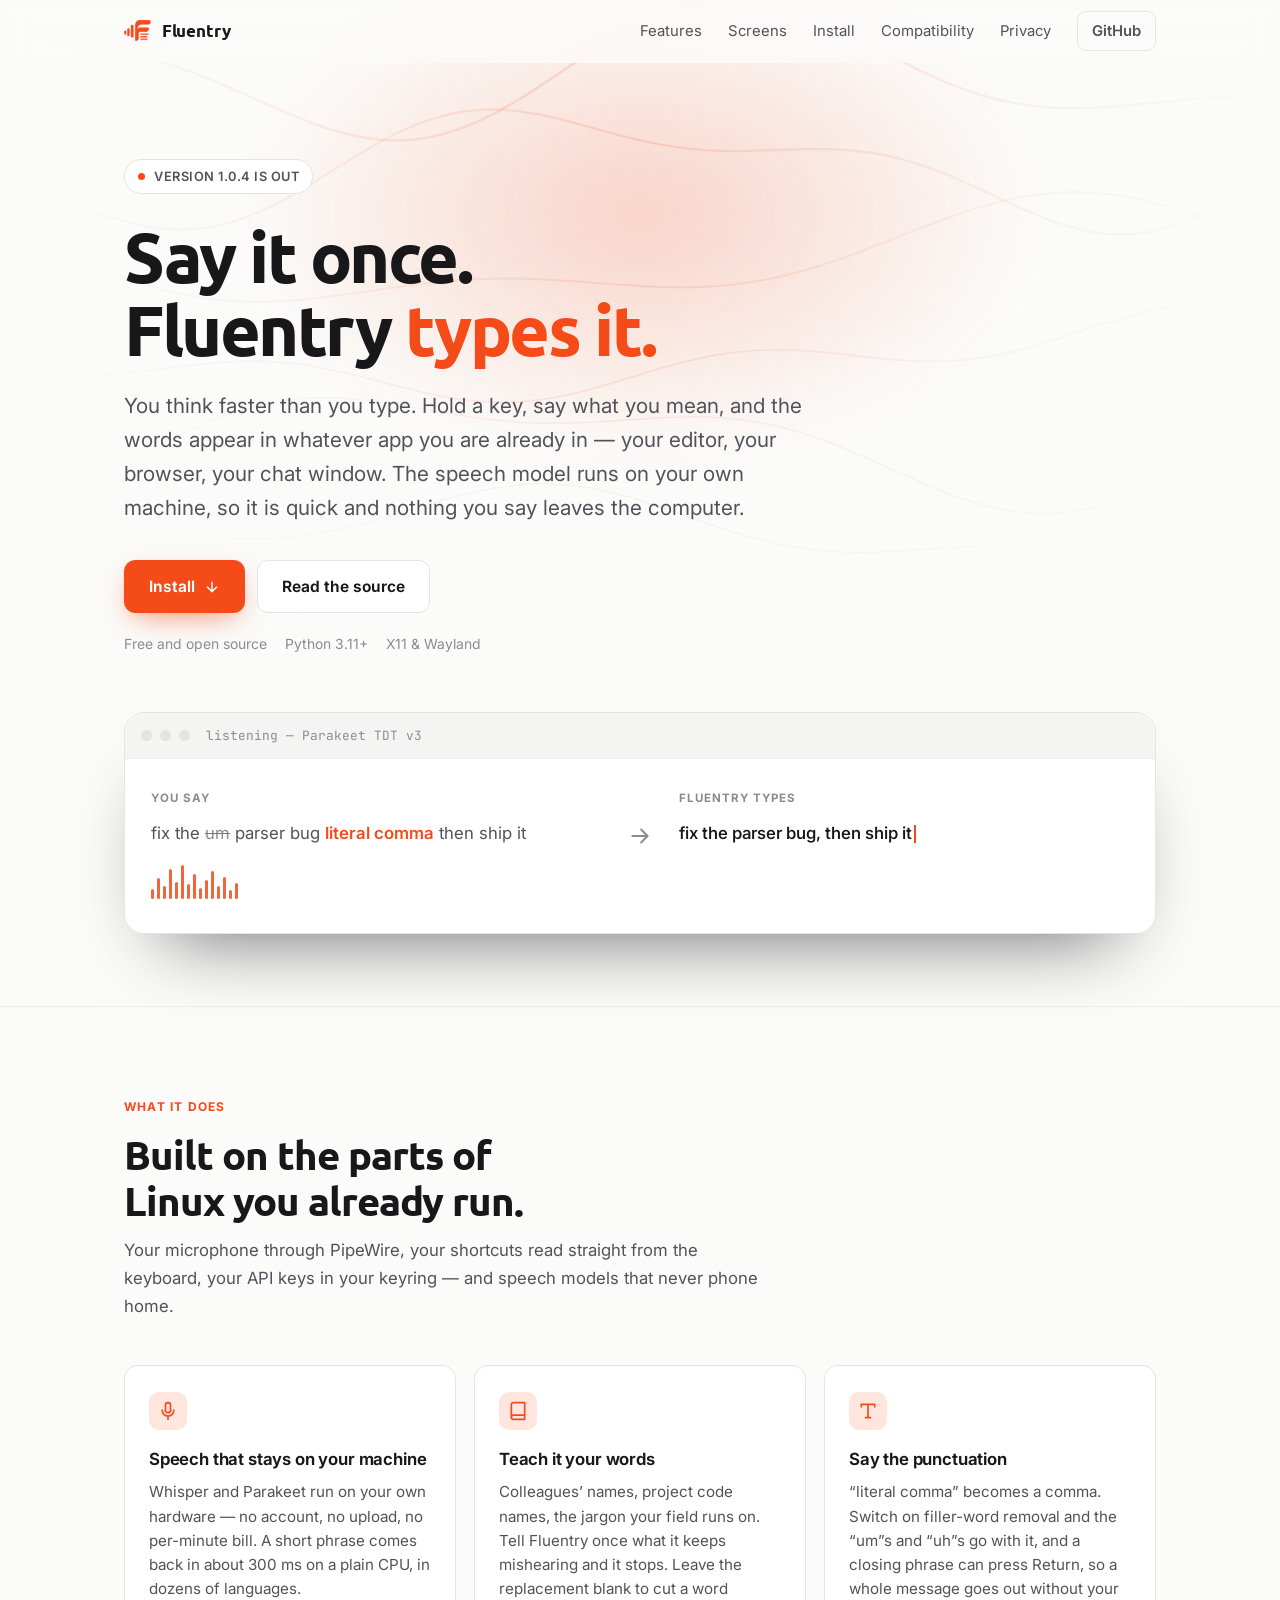
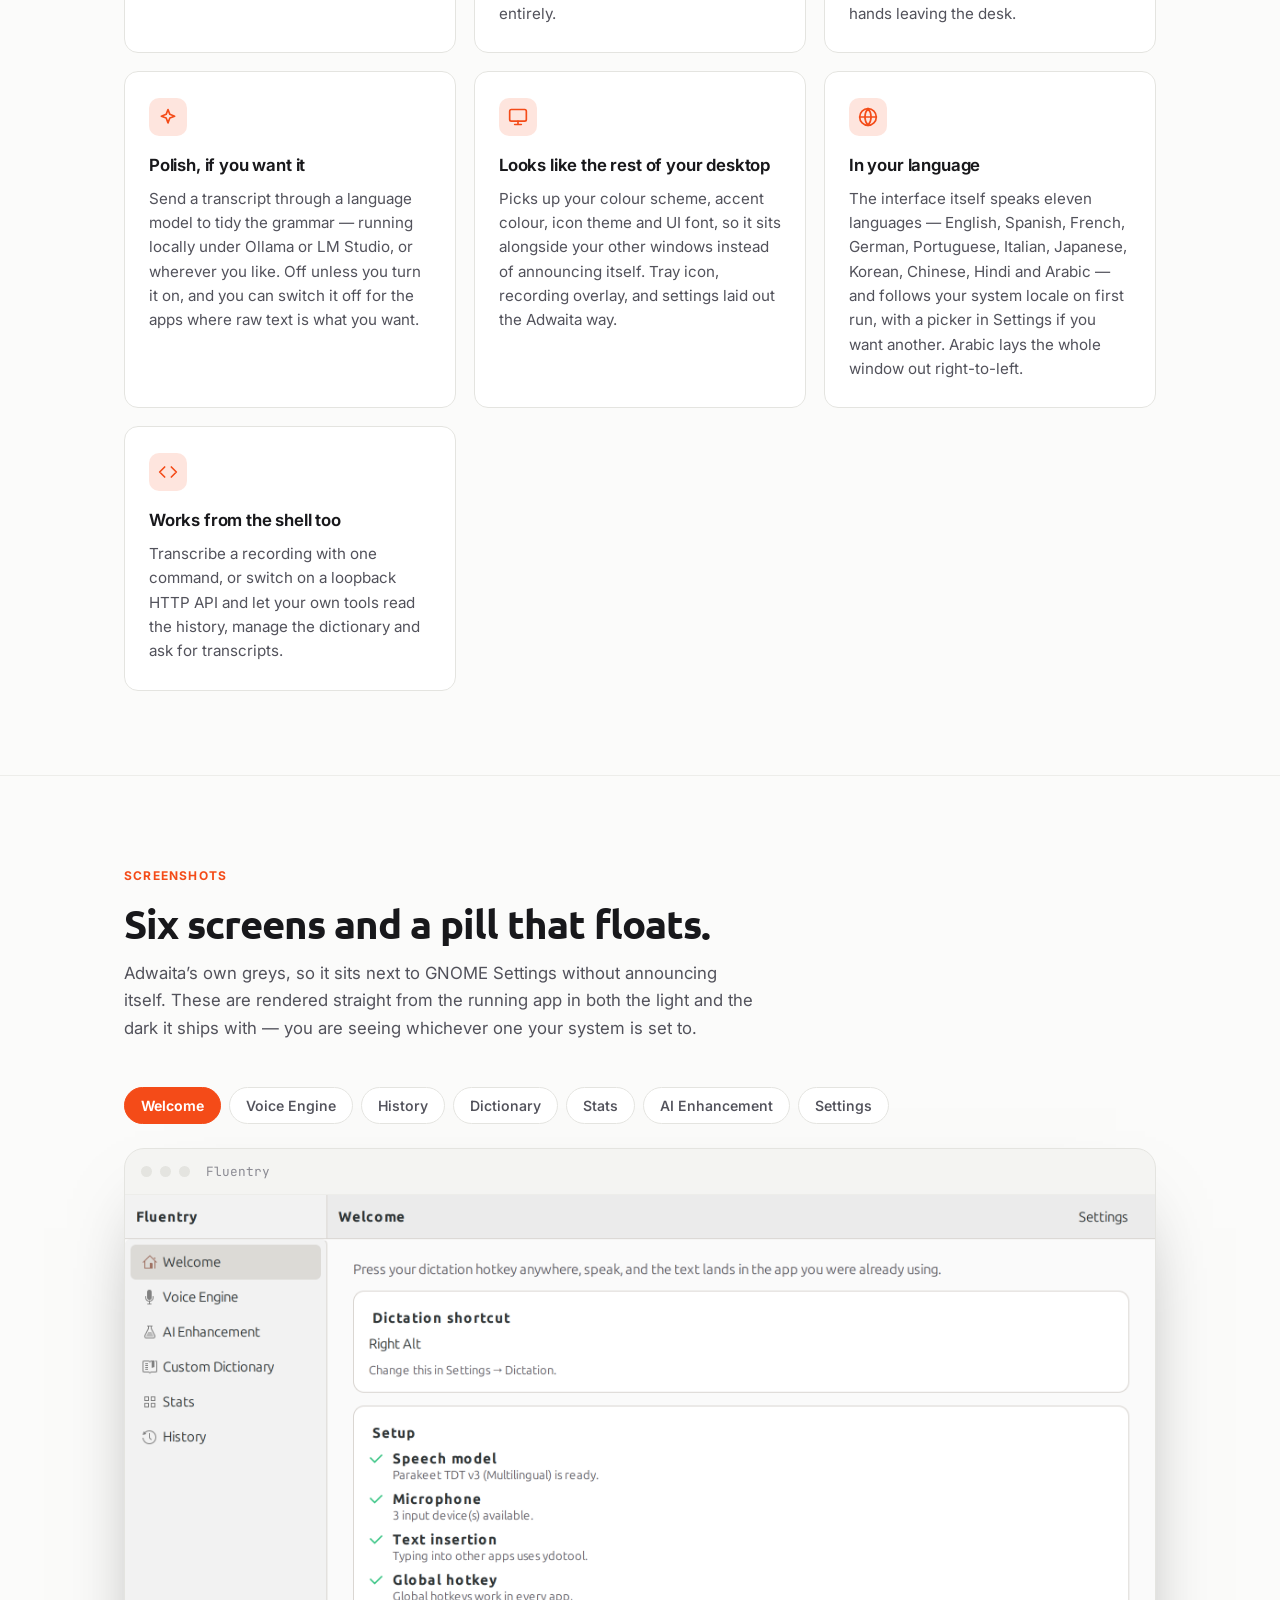
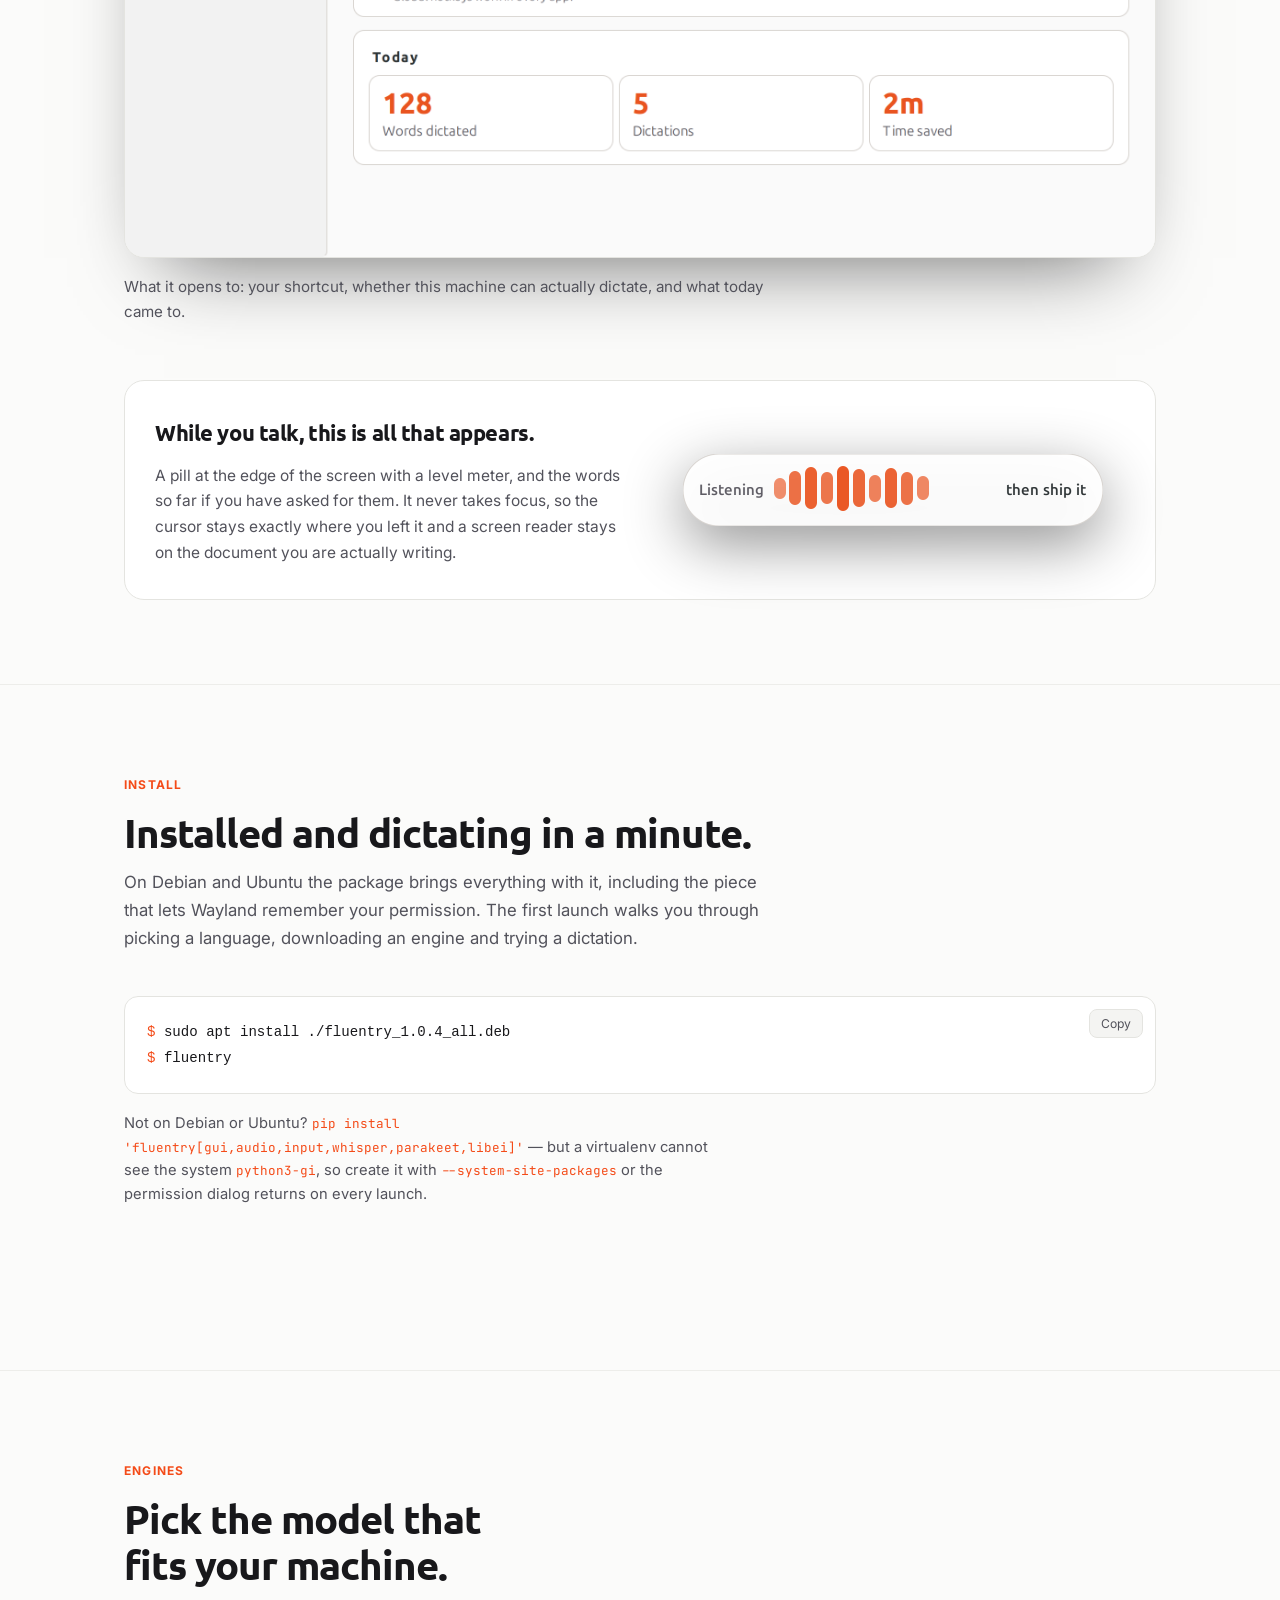
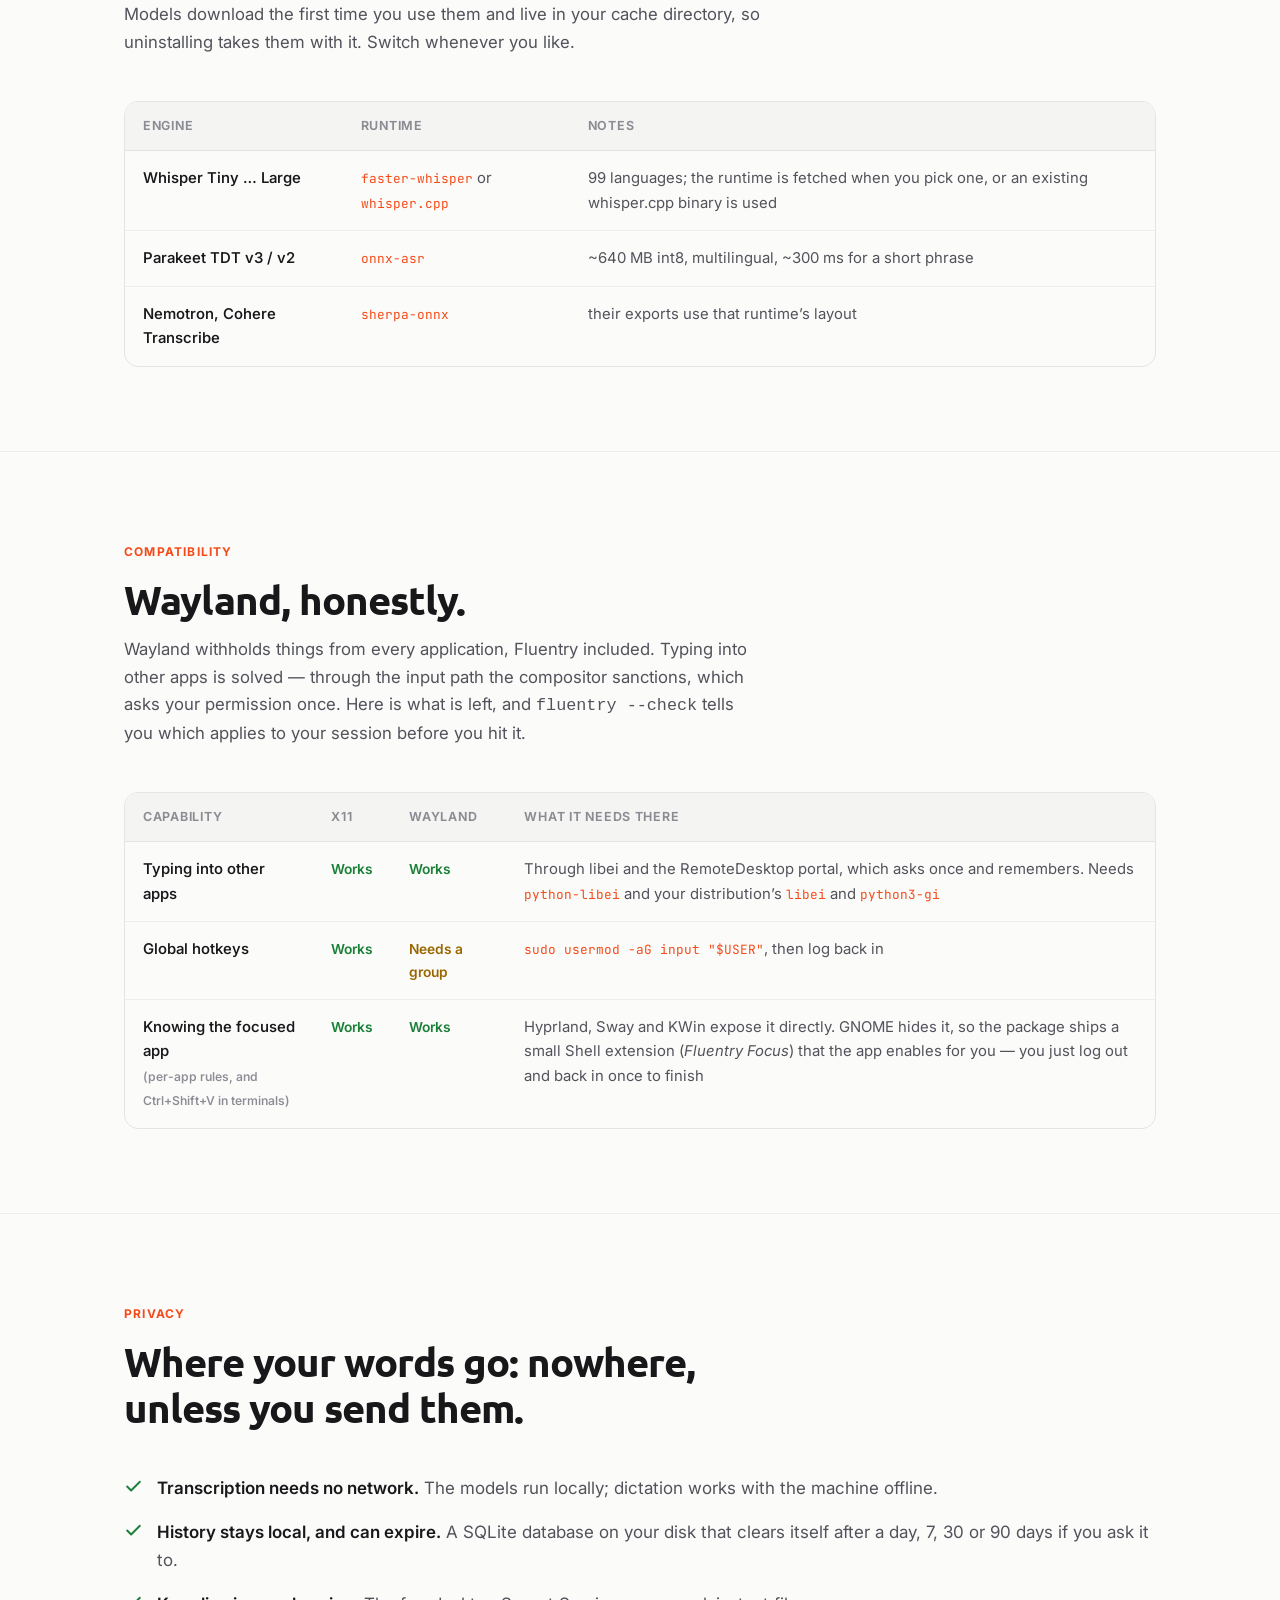
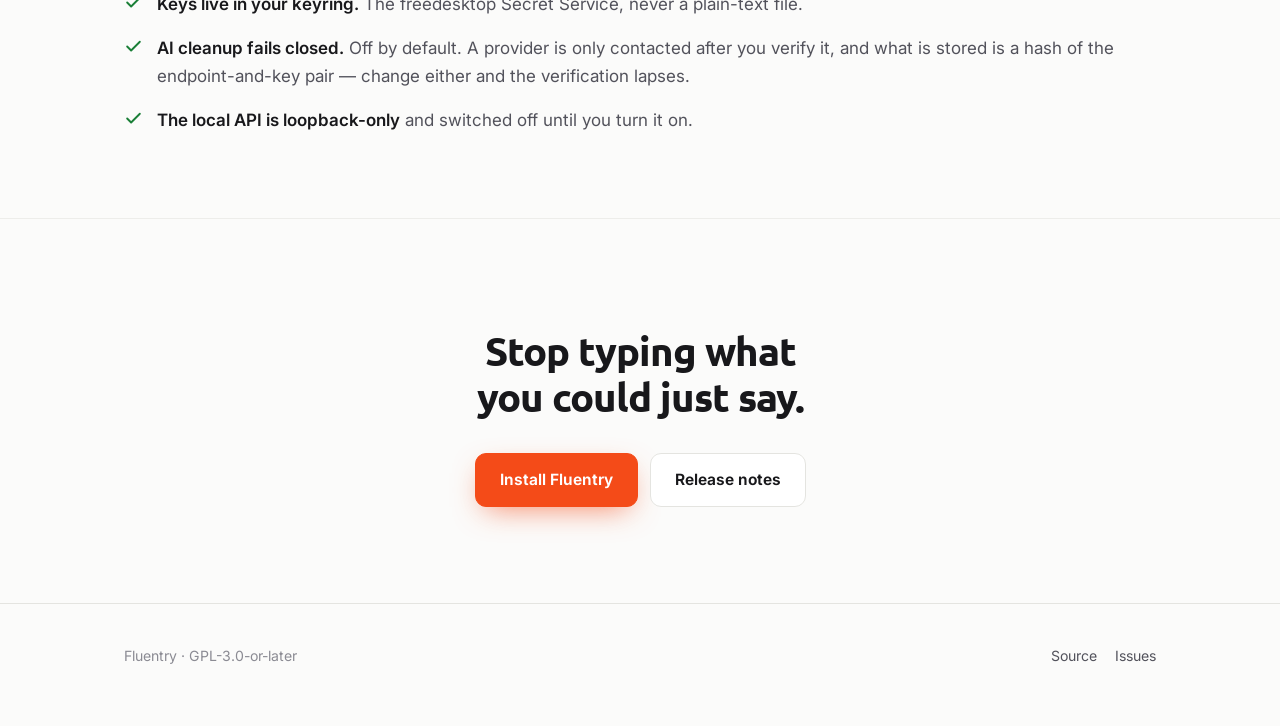
<file: site/index.html>
<!doctype html>
<html lang="en">
<head>
<meta charset="utf-8">
<meta name="viewport" content="width=device-width, initial-scale=1">
<title>Fluentry — dictation for Linux</title>
<meta name="description" content="You think faster than you type. Hold a key, say it, and Fluentry types the words into whatever app you are using — with the speech model running on your own machine.">
<meta property="og:title" content="Fluentry — dictation for Linux">
<meta property="og:description" content="You think faster than you type. Hold a key, say it, and Fluentry types the words — with the speech model running on your own machine.">
<meta property="og:url" content="https://fluentry.github.io">
<meta property="og:type" content="website">
<meta name="theme-color" content="#e95420">
<link rel="icon" type="image/png" href="icon.png">
<link rel="apple-touch-icon" href="apple-touch-icon.png">
<meta property="og:image" content="https://fluentry.github.io/social.png">
<meta name="twitter:card" content="summary_large_image">
<link rel="preconnect" href="https://fonts.googleapis.com">
<link rel="preconnect" href="https://fonts.gstatic.com" crossorigin>
<link href="https://fonts.googleapis.com/css2?family=Inter:wght@400;500;600;700&family=Ubuntu:wght@500;700&family=JetBrains+Mono:wght@400&display=swap" rel="stylesheet">
<link rel="stylesheet" href="style.css">
</head>
<body>
<canvas id="fx" aria-hidden="true"></canvas>

<a class="skip" href="#main">Skip to content</a>

<header class="topbar" id="topbar">
  <div class="wrap">
    <a class="brand" href="#">
      <img src="logo-mark.png" alt="" width="28" height="21" class="brand-mark">
      Fluentry
    </a>
    <nav class="topnav" aria-label="Main">
      <a href="#features" class="hide-sm">Features</a>
      <a href="#screens" class="hide-sm">Screens</a>
      <a href="#install" class="hide-sm">Install</a>
      <a href="#compat" class="hide-sm">Compatibility</a>
      <a href="#privacy" class="hide-sm">Privacy</a>
      <a class="ghost" href="https://github.com/Fluentry/Fluentry">GitHub</a>
    </nav>
  </div>
</header>

<main id="main">

<section class="hero">
  <div class="wrap">
    <a class="eyebrow" href="https://github.com/Fluentry/Fluentry/releases">
      <span class="dot"></span> Version 1.0.4 is out
    </a>

    <h1>Say it once.<br>Fluentry <span class="accent">types it.</span></h1>

    <p class="lead">
      You think faster than you type. Hold a key, say what you mean, and the
      words appear in whatever app you are already in — your editor, your
      browser, your chat window. The speech model runs on your own machine,
      so it is quick and nothing you say leaves the computer.
    </p>

    <div class="actions">
      <a class="btn btn-primary" href="#install">
        Install
        <svg width="16" height="16" viewBox="0 0 24 24" fill="none" stroke="currentColor" stroke-width="2.2" stroke-linecap="round" stroke-linejoin="round" aria-hidden="true"><path d="M12 5v14M19 12l-7 7-7-7"/></svg>
      </a>
      <a class="btn" href="https://github.com/Fluentry/Fluentry">Read the source</a>
    </div>

    <p class="hero-meta">
      <span>Free and open source</span><span>Python 3.11+</span><span>X11 &amp; Wayland</span>
    </p>

    <div class="demo" role="img" aria-label="A dictation being cleaned up: the spoken words 'fix the um parser bug literal comma then ship it' become the typed text 'fix the parser bug, then ship it'.">
      <div class="demo-bar">
        <span class="pip"></span><span class="pip"></span><span class="pip"></span>
        <span class="label">listening — Parakeet TDT v3</span>
      </div>
      <div class="demo-body">
        <div class="demo-pane">
          <span class="tag">You say</span>
          <p class="spoken">fix the <span class="filler">um</span> parser bug <span class="cmd">literal comma</span> then ship it</p>
          <div class="wave" aria-hidden="true"></div>
        </div>
        <div class="demo-arrow" aria-hidden="true">
          <svg width="26" height="26" viewBox="0 0 24 24" fill="none" stroke="currentColor" stroke-width="1.8" stroke-linecap="round" stroke-linejoin="round"><path d="M5 12h14M13 6l6 6-6 6"/></svg>
        </div>
        <div class="demo-pane">
          <span class="tag">Fluentry types</span>
          <p class="typed">fix the parser bug, then ship it<span class="caret"></span></p>
        </div>
      </div>
    </div>
  </div>
</section>

<section id="features">
  <div class="wrap">
    <div class="sec-head reveal">
      <span class="kicker">What it does</span>
      <h2>Built on the parts of Linux you already run.</h2>
      <p>Your microphone through PipeWire, your shortcuts read straight from the keyboard, your API keys in your keyring — and speech models that never phone home.</p>
    </div>

    <div class="grid">
      <article class="card reveal">
        <div class="ico"><svg width="20" height="20" viewBox="0 0 24 24" fill="none" stroke="currentColor" stroke-width="2" stroke-linecap="round"><rect x="9" y="2" width="6" height="12" rx="3"/><path d="M5 11a7 7 0 0 0 14 0M12 18v4"/></svg></div>
        <h3>Speech that stays on your machine</h3>
        <p>Whisper and Parakeet run on your own hardware — no account, no upload, no per-minute bill. A short phrase comes back in about 300&nbsp;ms on a plain CPU, in dozens of languages.</p>
      </article>

      <article class="card reveal">
        <div class="ico"><svg width="20" height="20" viewBox="0 0 24 24" fill="none" stroke="currentColor" stroke-width="2" stroke-linecap="round" stroke-linejoin="round"><path d="M4 19.5A2.5 2.5 0 0 1 6.5 17H20M6.5 2H20v20H6.5A2.5 2.5 0 0 1 4 19.5v-15A2.5 2.5 0 0 1 6.5 2z"/></svg></div>
        <h3>Teach it your words</h3>
        <p>Colleagues’ names, project code names, the jargon your field runs on. Tell Fluentry once what it keeps mishearing and it stops. Leave the replacement blank to cut a word entirely.</p>
      </article>

      <article class="card reveal">
        <div class="ico"><svg width="20" height="20" viewBox="0 0 24 24" fill="none" stroke="currentColor" stroke-width="2" stroke-linecap="round" stroke-linejoin="round"><path d="M4 7V4h16v3M9 20h6M12 4v16"/></svg></div>
        <h3>Say the punctuation</h3>
        <p>“literal comma” becomes a comma. Switch on filler-word removal and the “um”s and “uh”s go with it, and a closing phrase can press Return, so a whole message goes out without your hands leaving the desk.</p>
      </article>

      <article class="card reveal">
        <div class="ico"><svg width="20" height="20" viewBox="0 0 24 24" fill="none" stroke="currentColor" stroke-width="2" stroke-linecap="round" stroke-linejoin="round"><path d="M12 3l2.2 5.8L20 11l-5.8 2.2L12 19l-2.2-5.8L4 11l5.8-2.2z"/></svg></div>
        <h3>Polish, if you want it</h3>
        <p>Send a transcript through a language model to tidy the grammar — running locally under Ollama or LM&nbsp;Studio, or wherever you like. Off unless you turn it on, and you can switch it off for the apps where raw text is what you want.</p>
      </article>

      <article class="card reveal">
        <div class="ico"><svg width="20" height="20" viewBox="0 0 24 24" fill="none" stroke="currentColor" stroke-width="2" stroke-linecap="round" stroke-linejoin="round"><rect x="2" y="3" width="20" height="14" rx="2"/><path d="M8 21h8M12 17v4"/></svg></div>
        <h3>Looks like the rest of your desktop</h3>
        <p>Picks up your colour scheme, accent colour, icon theme and UI font, so it sits alongside your other windows instead of announcing itself. Tray icon, recording overlay, and settings laid out the Adwaita way.</p>
      </article>

      <article class="card reveal">
        <div class="ico"><svg width="20" height="20" viewBox="0 0 24 24" fill="none" stroke="currentColor" stroke-width="2" stroke-linecap="round" stroke-linejoin="round"><circle cx="12" cy="12" r="10"/><path d="M2 12h20M12 2a15.3 15.3 0 0 1 0 20M12 2a15.3 15.3 0 0 0 0 20"/></svg></div>
        <h3>In your language</h3>
        <p>The interface itself speaks eleven languages — English, Spanish, French, German, Portuguese, Italian, Japanese, Korean, Chinese, Hindi and Arabic — and follows your system locale on first run, with a picker in Settings if you want another. Arabic lays the whole window out right-to-left.</p>
      </article>

      <article class="card reveal">
        <div class="ico"><svg width="20" height="20" viewBox="0 0 24 24" fill="none" stroke="currentColor" stroke-width="2" stroke-linecap="round" stroke-linejoin="round"><path d="M16 18l6-6-6-6M8 6l-6 6 6 6"/></svg></div>
        <h3>Works from the shell too</h3>
        <p>Transcribe a recording with one command, or switch on a loopback HTTP API and let your own tools read the history, manage the dictionary and ask for transcripts.</p>
      </article>
    </div>
  </div>
</section>

<section id="screens">
  <div class="wrap">
    <div class="sec-head reveal">
      <span class="kicker">Screenshots</span>
      <h2>Six screens and a pill that floats.</h2>
      <p>Adwaita’s own greys, so it sits next to GNOME Settings without announcing itself. These are rendered straight from the running app in both the light and the dark it ships with — you are seeing whichever one your system is set to.</p>
    </div>

    <div class="shots reveal" id="shots">
      <!-- Without scripting every shot simply stacks; the tabs only appear
           once there is something to drive them. -->
      <div class="shot-tabs" role="tablist" aria-label="Screens">
        <button type="button" class="shot-tab" role="tab" id="tab-welcome" aria-controls="panel-welcome" aria-selected="true">Welcome</button>
        <button type="button" class="shot-tab" role="tab" id="tab-engine" aria-controls="panel-engine" aria-selected="false" tabindex="-1">Voice Engine</button>
        <button type="button" class="shot-tab" role="tab" id="tab-history" aria-controls="panel-history" aria-selected="false" tabindex="-1">History</button>
        <button type="button" class="shot-tab" role="tab" id="tab-dictionary" aria-controls="panel-dictionary" aria-selected="false" tabindex="-1">Dictionary</button>
        <button type="button" class="shot-tab" role="tab" id="tab-stats" aria-controls="panel-stats" aria-selected="false" tabindex="-1">Stats</button>
        <button type="button" class="shot-tab" role="tab" id="tab-ai" aria-controls="panel-ai" aria-selected="false" tabindex="-1">AI Enhancement</button>
        <button type="button" class="shot-tab" role="tab" id="tab-settings" aria-controls="panel-settings" aria-selected="false" tabindex="-1">Settings</button>
      </div>

      <figure class="shot" id="panel-welcome" role="tabpanel" aria-labelledby="tab-welcome">
        <div class="shot-frame">
          <div class="shot-bar"><span class="pip"></span><span class="pip"></span><span class="pip"></span><span class="label">Fluentry</span></div>
          <div class="shot-scroll">
          <picture>
            <source media="(prefers-color-scheme: light)" srcset="shots/welcome-light.png">
            <img src="shots/welcome-dark.png" width="1120" height="720" loading="lazy" decoding="async" alt="The Welcome screen: the dictation shortcut set to Right Alt, a Setup list confirming the speech model, microphone, text insertion and global hotkey, and today's counts of words dictated, dictations and time saved.">
          </picture>
          </div>
        </div>
        <figcaption>What it opens to: your shortcut, whether this machine can actually dictate, and what today came to.</figcaption>
      </figure>

      <figure class="shot" id="panel-engine" role="tabpanel" aria-labelledby="tab-engine">
        <div class="shot-frame">
          <div class="shot-bar"><span class="pip"></span><span class="pip"></span><span class="pip"></span><span class="label">Fluentry — Voice Engine</span></div>
          <div class="shot-scroll">
          <picture>
            <source media="(prefers-color-scheme: light)" srcset="shots/voice-engine-light.png">
            <img src="shots/voice-engine-dark.png" width="1120" height="720" loading="lazy" decoding="async" alt="The Voice Engine screen: Parakeet TDT v3 Multilingual selected and already downloaded, spoken language set to Automatic, and a list of microphones in the order they will be tried.">
          </picture>
          </div>
        </div>
        <figcaption>Every engine with its size and whether it is on disk yet. Microphones are tried in the order you put them in, so unplugging one just moves to the next.</figcaption>
      </figure>

      <figure class="shot" id="panel-history" role="tabpanel" aria-labelledby="tab-history">
        <div class="shot-frame">
          <div class="shot-bar"><span class="pip"></span><span class="pip"></span><span class="pip"></span><span class="label">Fluentry — History</span></div>
          <div class="shot-scroll">
          <picture>
            <source media="(prefers-color-scheme: light)" srcset="shots/history-light.png">
            <img src="shots/history-dark.png" width="1120" height="720" loading="lazy" decoding="async" alt="The History screen: a searchable list of past dictations by date, with the selected one shown in full beside the app and window it was typed into, and how long transcription took.">
          </picture>
          </div>
        </div>
        <figcaption>Every dictation, searchable, next to the app it went into and how long the model took. A SQLite file on your own disk, which you can set to clear itself.</figcaption>
      </figure>

      <figure class="shot" id="panel-dictionary" role="tabpanel" aria-labelledby="tab-dictionary">
        <div class="shot-frame">
          <div class="shot-bar"><span class="pip"></span><span class="pip"></span><span class="pip"></span><span class="label">Fluentry — Custom Dictionary</span></div>
          <div class="shot-scroll">
          <picture>
            <source media="(prefers-color-scheme: light)" srcset="shots/dictionary-light.png">
            <img src="shots/dictionary-dark.png" width="1120" height="720" loading="lazy" decoding="async" alt="The Custom Dictionary screen: a two-column table pairing mishearings such as “pipe wire” and “way land” with the corrections PipeWire and Wayland, and a last row whose replacement is left empty.">
          </picture>
          </div>
        </div>
        <figcaption>What the model keeps mishearing, and what to put there instead. Leave the replacement empty, as the last row does, and the word is simply dropped.</figcaption>
      </figure>

      <figure class="shot" id="panel-stats" role="tabpanel" aria-labelledby="tab-stats">
        <div class="shot-frame">
          <div class="shot-bar"><span class="pip"></span><span class="pip"></span><span class="pip"></span><span class="label">Fluentry — Stats</span></div>
          <div class="shot-scroll">
          <picture>
            <source media="(prefers-color-scheme: light)" srcset="shots/stats-light.png">
            <img src="shots/stats-dark.png" width="1120" height="720" loading="lazy" decoding="async" alt="The Stats screen: totals for words, dictations, time saved and day streak, a bar chart of the last thirty days, and details including average words per dictation, busiest hour and the apps dictated into most.">
          </picture>
          </div>
        </div>
        <figcaption>Counted from the history already on your disk. Nothing is uploaded to produce any of it.</figcaption>
      </figure>

      <figure class="shot" id="panel-ai" role="tabpanel" aria-labelledby="tab-ai">
        <div class="shot-frame">
          <div class="shot-bar"><span class="pip"></span><span class="pip"></span><span class="pip"></span><span class="label">Fluentry — AI Enhancement</span></div>
          <div class="shot-scroll">
          <picture>
            <source media="(prefers-color-scheme: light)" srcset="shots/ai-enhancement-light.png">
            <img src="shots/ai-enhancement-dark.png" width="1120" height="720" loading="lazy" decoding="async" alt="The AI Enhancement screen, switched on and pointed at Ollama running on localhost with the model llama3.1:8b, an empty API key field, and the prompt sent with every dictation.">
          </picture>
          </div>
        </div>
        <figcaption>Off until you turn it on. Point it at Ollama on localhost, as here, or at anything else that speaks the same API.</figcaption>
      </figure>

      <figure class="shot" id="panel-settings" role="tabpanel" aria-labelledby="tab-settings">
        <div class="shot-frame">
          <div class="shot-bar"><span class="pip"></span><span class="pip"></span><span class="pip"></span><span class="label">Fluentry — Settings</span></div>
          <div class="shot-scroll">
          <picture>
            <source media="(prefers-color-scheme: light)" srcset="shots/settings-light.png">
            <img src="shots/settings-dark.png" width="1120" height="720" loading="lazy" decoding="async" alt="The Dictation section of Settings: the shortcut recorder showing Right Alt, an activation mode, the text insertion mode, and switches for spoken punctuation, slash commands, filler-word removal and other formatting rules.">
          </picture>
          </div>
        </div>
        <figcaption>Record a new shortcut by pressing it. Everything the text passes through on its way to the keyboard is a switch in here.</figcaption>
      </figure>
    </div>

    <div class="pill-show reveal">
      <div class="pill-copy">
        <h3>While you talk, this is all that appears.</h3>
        <p>A pill at the edge of the screen with a level meter, and the words so far if you have asked for them. It never takes focus, so the cursor stays exactly where you left it and a screen reader stays on the document you are actually writing.</p>
      </div>
      <picture class="pill-art">
        <source media="(prefers-color-scheme: light)" srcset="shots/overlay-light.png">
        <img src="shots/overlay-dark.png" width="420" height="72" loading="lazy" decoding="async" alt="The recording overlay: a rounded pill labelled “Listening”, an orange level meter, and the transcribed words so far.">
      </picture>
    </div>
  </div>
</section>

<section id="install">
  <div class="wrap">
    <div class="sec-head reveal">
      <span class="kicker">Install</span>
      <h2>Installed and dictating in a minute.</h2>
      <p>On Debian and Ubuntu the package brings everything with it, including the piece that lets Wayland remember your permission. The first launch walks you through picking a language, downloading an engine and trying a dictation.</p>
    </div>

    <div class="code reveal">
      <button class="copy" type="button" data-copy="sudo apt install ./fluentry_1.0.4_all.deb&#10;fluentry">Copy</button>
<pre><span class="p">$</span> sudo apt install ./fluentry_1.0.4_all.deb
<span class="p">$</span> fluentry</pre>
    </div>

    <p class="sec-note reveal">Not on Debian or Ubuntu? <code>pip install 'fluentry[gui,audio,input,whisper,parakeet,libei]'</code> — but a virtualenv cannot see the system <code>python3-gi</code>, so create it with <code>--system-site-packages</code> or the permission dialog returns on every launch.</p>

    <div class="extras reveal">
      <div class="extra"><code>gui</code><span>tray, overlay, windows</span></div>
      <div class="extra"><code>audio</code><span>low-latency capture</span></div>
      <div class="extra"><code>input</code><span>global hotkeys</span></div>
      <div class="extra"><code>whisper</code><span>the Whisper engines</span></div>
      <div class="extra"><code>parakeet</code><span>the Parakeet engines</span></div>
      <div class="extra"><code>onnx</code><span>Nemotron and Cohere</span></div>
      <div class="extra"><code>libei</code><span>typing on Wayland</span></div>
    </div>
  </div>
</section>

<section id="engines">
  <div class="wrap">
    <div class="sec-head reveal">
      <span class="kicker">Engines</span>
      <h2>Pick the model that fits your machine.</h2>
      <p>Models download the first time you use them and live in your cache directory, so uninstalling takes them with it. Switch whenever you like.</p>
    </div>
    <div class="table-wrap reveal">
      <table>
        <thead><tr><th>Engine</th><th>Runtime</th><th>Notes</th></tr></thead>
        <tbody>
          <tr><td>Whisper Tiny … Large</td><td><code>faster-whisper</code> or <code>whisper.cpp</code></td><td>99 languages; the runtime is fetched when you pick one, or an existing whisper.cpp binary is used</td></tr>
          <tr><td>Parakeet TDT v3 / v2</td><td><code>onnx-asr</code></td><td>~640&nbsp;MB int8, multilingual, ~300&nbsp;ms for a short phrase</td></tr>
          <tr><td>Nemotron, Cohere Transcribe</td><td><code>sherpa-onnx</code></td><td>their exports use that runtime’s layout</td></tr>
        </tbody>
      </table>
    </div>
  </div>
</section>

<section id="compat">
  <div class="wrap">
    <div class="sec-head reveal">
      <span class="kicker">Compatibility</span>
      <h2>Wayland, honestly.</h2>
      <p>Wayland withholds things from every application, Fluentry included. Typing into other apps is solved — through the input path the compositor sanctions, which asks your permission once. Here is what is left, and <code>fluentry --check</code> tells you which applies to your session before you hit it.</p>
    </div>
    <div class="table-wrap reveal">
      <table>
        <thead><tr><th>Capability</th><th>X11</th><th>Wayland</th><th>What it needs there</th></tr></thead>
        <tbody>
          <tr>
            <td>Typing into other apps</td>
            <td><span class="status ok">Works</span></td>
            <td><span class="status ok">Works</span></td>
            <td>Through libei and the RemoteDesktop portal, which asks once and remembers. Needs <code>python-libei</code> and your distribution’s <code>libei</code> and <code>python3-gi</code></td>
          </tr>
          <tr>
            <td>Global hotkeys</td>
            <td><span class="status ok">Works</span></td>
            <td><span class="status part">Needs a group</span></td>
            <td><code>sudo usermod -aG input "$USER"</code>, then log back in</td>
          </tr>
          <tr>
            <td>Knowing the focused app<br><span class="muted-note">(per-app rules, and Ctrl+Shift+V in terminals)</span></td>
            <td><span class="status ok">Works</span></td>
            <td><span class="status ok">Works</span></td>
            <td>Hyprland, Sway and KWin expose it directly. GNOME hides it, so the package ships a small Shell extension (<em>Fluentry Focus</em>) that the app enables for you — you just log out and back in once to finish</td>
          </tr>
        </tbody>
      </table>
    </div>
  </div>
</section>

<section id="privacy">
  <div class="wrap">
    <div class="sec-head reveal">
      <span class="kicker">Privacy</span>
      <h2>Where your words go: nowhere, unless you send them.</h2>
    </div>
    <ul class="checks reveal">
      <li>
        <svg width="19" height="19" viewBox="0 0 24 24" fill="none" stroke="currentColor" stroke-width="2.4" stroke-linecap="round" stroke-linejoin="round" aria-hidden="true"><path d="M20 6L9 17l-5-5"/></svg>
        <span><strong>Transcription needs no network.</strong> The models run locally; dictation works with the machine offline.</span>
      </li>
      <li>
        <svg width="19" height="19" viewBox="0 0 24 24" fill="none" stroke="currentColor" stroke-width="2.4" stroke-linecap="round" stroke-linejoin="round" aria-hidden="true"><path d="M20 6L9 17l-5-5"/></svg>
        <span><strong>History stays local, and can expire.</strong> A SQLite database on your disk that clears itself after a day, 7, 30 or 90 days if you ask it to.</span>
      </li>
      <li>
        <svg width="19" height="19" viewBox="0 0 24 24" fill="none" stroke="currentColor" stroke-width="2.4" stroke-linecap="round" stroke-linejoin="round" aria-hidden="true"><path d="M20 6L9 17l-5-5"/></svg>
        <span><strong>Keys live in your keyring.</strong> The freedesktop Secret Service, never a plain-text file.</span>
      </li>
      <li>
        <svg width="19" height="19" viewBox="0 0 24 24" fill="none" stroke="currentColor" stroke-width="2.4" stroke-linecap="round" stroke-linejoin="round" aria-hidden="true"><path d="M20 6L9 17l-5-5"/></svg>
        <span><strong>AI cleanup fails closed.</strong> Off by default. A provider is only contacted after you verify it, and what is stored is a hash of the endpoint-and-key pair — change either and the verification lapses.</span>
      </li>
      <li>
        <svg width="19" height="19" viewBox="0 0 24 24" fill="none" stroke="currentColor" stroke-width="2.4" stroke-linecap="round" stroke-linejoin="round" aria-hidden="true"><path d="M20 6L9 17l-5-5"/></svg>
        <span><strong>The local API is loopback-only</strong> and switched off until you turn it on.</span>
      </li>
    </ul>
  </div>
</section>

<section class="closing">
  <div class="wrap reveal">
    <h2>Stop typing what you could just say.</h2>
    <div class="actions">
      <a class="btn btn-primary" href="#install">Install Fluentry</a>
      <a class="btn" href="https://github.com/Fluentry/Fluentry/releases">Release notes</a>
    </div>
  </div>
</section>

</main>

<footer>
  <div class="wrap">
    <span>Fluentry · GPL-3.0-or-later</span>
    <span class="sep"><a href="https://github.com/Fluentry/Fluentry">Source</a></span>
    <span><a href="https://github.com/Fluentry/Fluentry/issues">Issues</a></span>
  </div>
</footer>

<script src="app.js" defer></script>

<script>
/* Ambient sound-wave field — a nod to what Fluentry does: turn speech into
   text. Layered sine bands drift across the viewport in the brand accent,
   and the pointer (or a tap) sends a soft ripple of amplitude through them.
   Dependency-free, DPR-capped, paused when the tab is hidden, and reduced
   to a single still frame when the visitor prefers less motion. */
(function () {
  var canvas = document.getElementById("fx");
  if (!canvas || !canvas.getContext) return;
  var ctx = canvas.getContext("2d");
  var reduce = window.matchMedia("(prefers-reduced-motion: reduce)").matches;

  function readColors() {
    var css = getComputedStyle(document.documentElement);
    var accent = (css.getPropertyValue("--accent") || "#f44b18").trim();
    var soft = (css.getPropertyValue("--accent-soft") || "#ff6a3d").trim();
    var light = window.matchMedia("(prefers-color-scheme: light)").matches;
    return { accent: accent, soft: soft, light: light };
  }
  var colors = readColors();

  var dpr = Math.min(window.devicePixelRatio || 1, 2);
  var w = 0, h = 0;
  function resize() {
    w = window.innerWidth;
    h = window.innerHeight;
    canvas.width = Math.floor(w * dpr);
    canvas.height = Math.floor(h * dpr);
    ctx.setTransform(dpr, 0, 0, dpr, 0, 0);
  }
  resize();
  window.addEventListener("resize", resize, { passive: true });

  // Each band is one flowing line, summed from two sines so it never looks
  // like a clean textbook wave. Placed across the upper two-thirds, where
  // the field is most visible.
  var BANDS = 7;
  var bands = [];
  for (var i = 0; i < BANDS; i++) {
    var t = i / (BANDS - 1);
    bands.push({
      y: 0.08 + t * 0.62,           // vertical position, fraction of height
      amp: 26 + Math.random() * 26, // base amplitude in px
      len: 0.7 + Math.random() * 0.9,
      len2: 1.7 + Math.random() * 1.4,
      speed: 0.15 + Math.random() * 0.22,
      phase: Math.random() * Math.PI * 2,
      phase2: Math.random() * Math.PI * 2,
      width: 1.1 + (1 - t) * 1.4,
      alpha: 0.10 + (1 - t) * 0.12
    });
  }

  // Pointer ripple: a travelling bump of excitement that eases toward the
  // cursor and decays on its own, so the field also breathes when idle.
  var pointer = { x: 0.5, y: 0.4, strength: 0, tx: 0.5, ty: 0.4 };
  function moveTo(cx, cy) {
    pointer.tx = cx / w;
    pointer.ty = cy / h;
    pointer.strength = Math.min(1, pointer.strength + 0.35);
  }
  window.addEventListener("mousemove", function (e) { moveTo(e.clientX, e.clientY); }, { passive: true });
  window.addEventListener("touchmove", function (e) {
    if (e.touches && e.touches[0]) moveTo(e.touches[0].clientX, e.touches[0].clientY);
  }, { passive: true });

  window.matchMedia("(prefers-color-scheme: light)").addEventListener("change", function () {
    colors = readColors();
  });

  function hexToRgb(hex) {
    hex = hex.replace("#", "");
    if (hex.length === 3) hex = hex.split("").map(function (c) { return c + c; }).join("");
    var n = parseInt(hex, 16);
    return [(n >> 16) & 255, (n >> 8) & 255, n & 255];
  }

  function draw(time) {
    ctx.clearRect(0, 0, w, h);
    var accent = hexToRgb(colors.accent);
    var soft = hexToRgb(colors.soft);

    pointer.x += (pointer.tx - pointer.x) * 0.06;
    pointer.y += (pointer.ty - pointer.y) * 0.06;
    pointer.strength *= 0.96;

    var step = w < 640 ? 14 : 9;
    ctx.globalCompositeOperation = colors.light ? "multiply" : "screen";

    for (var b = 0; b < bands.length; b++) {
      var band = bands[b];
      var baseY = band.y * h;
      var grad = ctx.createLinearGradient(0, 0, w, 0);
      var mix = b / (bands.length - 1);
      var r = Math.round(accent[0] + (soft[0] - accent[0]) * mix);
      var g = Math.round(accent[1] + (soft[1] - accent[1]) * mix);
      var bl = Math.round(accent[2] + (soft[2] - accent[2]) * mix);
      var a = band.alpha * (colors.light ? 0.8 : 1);
      grad.addColorStop(0, "rgba(" + r + "," + g + "," + bl + ",0)");
      grad.addColorStop(0.5, "rgba(" + r + "," + g + "," + bl + "," + a + ")");
      grad.addColorStop(1, "rgba(" + r + "," + g + "," + bl + ",0)");

      ctx.beginPath();
      for (var x = 0; x <= w; x += step) {
        var fx = x / w;
        var y = baseY
          + Math.sin(fx * Math.PI * 2 * band.len + time * band.speed + band.phase) * band.amp
          + Math.sin(fx * Math.PI * 2 * band.len2 - time * band.speed * 0.7 + band.phase2) * band.amp * 0.5;
        // Pointer ripple: a gaussian bump around the cursor lifts the wave.
        var d = fx - pointer.x;
        var bump = Math.exp(-(d * d) / 0.012) * pointer.strength * 46
                 * Math.exp(-Math.pow(band.y - pointer.y, 2) / 0.25);
        y -= bump;
        if (x === 0) ctx.moveTo(x, y); else ctx.lineTo(x, y);
      }
      ctx.strokeStyle = grad;
      ctx.lineWidth = band.width;
      ctx.stroke();
    }
    ctx.globalCompositeOperation = "source-over";
  }

  if (reduce) {
    draw(1200);            // one calm still frame, no animation loop
    return;
  }

  var running = true, start = performance.now();
  function frame(now) {
    if (!running) return;
    draw((now - start) / 1000);
    requestAnimationFrame(frame);
  }
  requestAnimationFrame(frame);

  document.addEventListener("visibilitychange", function () {
    if (document.hidden) { running = false; }
    else if (!running) { running = true; start = performance.now(); requestAnimationFrame(frame); }
  });
})();
</script>

</body>
</html>
</file>
<file: site/style.css>
/* ==========================================================================
   Fluentry — a dark-first product page.
   The accent is Ubuntu orange; the ground is a deep neutral so the accent
   is the only saturated thing on the page and always means "the product".
   ========================================================================== */

:root {
  --bg: #0e0e10;
  --bg-raised: #17171a;
  --surface: #1c1c20;
  --surface-hi: #232329;
  --line: #2a2a31;
  --line-soft: #202027;
  --text: #f4f4f5;
  --text-dim: #a1a1aa;
  --text-faint: #71717a;
  --accent: #f44b18;
  --accent-soft: #ff6a3d;
  --accent-ink: #ffffff;
  --good: #3fb950;
  --warn: #d29922;

  --radius: 14px;
  --radius-lg: 20px;
  --maxw: 1080px;
  --ease: cubic-bezier(0.22, 1, 0.36, 1);

  --display: "Ubuntu", "Ubuntu Sans", system-ui, sans-serif;
  --body: "Inter", system-ui, sans-serif;
  --mono: "JetBrains Mono", "Ubuntu Mono", ui-monospace, monospace;
}

@media (prefers-color-scheme: light) {
  :root {
    --bg: #fbfbfa;
    --bg-raised: #ffffff;
    --surface: #ffffff;
    --surface-hi: #f4f4f2;
    --line: #e4e4e0;
    --line-soft: #ededea;
    --text: #18181b;
    --text-dim: #52525b;
    --text-faint: #8b8b93;
    --good: #1a7f37;
    --warn: #9a6700;
  }
}

* { box-sizing: border-box; }
html { scroll-behavior: smooth; }
@media (prefers-reduced-motion: reduce) { html { scroll-behavior: auto; } }

body {
  margin: 0;
  background: var(--bg);
  color: var(--text);
  font-family: var(--body);
  font-size: 17px;
  line-height: 1.65;
  -webkit-font-smoothing: antialiased;
  text-rendering: optimizeLegibility;
  overflow-x: hidden;
}

a { color: inherit; }
:focus-visible {
  outline: 2px solid var(--accent-soft);
  outline-offset: 3px;
  border-radius: 4px;
}

.skip {
  position: absolute;
  left: -9999px;
  top: 8px;
  background: var(--accent);
  color: var(--accent-ink);
  padding: 10px 16px;
  border-radius: 8px;
  z-index: 100;
}
.skip:focus { left: 12px; }

.wrap { width: 100%; max-width: var(--maxw); margin: 0 auto; padding: 0 24px; }

/* --- top bar ------------------------------------------------------------ */

.topbar {
  position: sticky;
  top: 0;
  z-index: 50;
  backdrop-filter: saturate(160%) blur(14px);
  -webkit-backdrop-filter: saturate(160%) blur(14px);
  background: color-mix(in srgb, var(--bg) 78%, transparent);
  border-bottom: 1px solid transparent;
  transition: border-color 0.25s var(--ease);
}
.topbar.scrolled { border-bottom-color: var(--line); }
.topbar .wrap { display: flex; align-items: center; gap: 14px; height: 62px; }

.brand { display: flex; align-items: center; gap: 10px; text-decoration: none; font-weight: 700; font-family: var(--display); letter-spacing: -0.01em; }
.brand-mark { display: block; height: 21px; width: auto; }

.topnav { margin-left: auto; display: flex; align-items: center; gap: 26px; }
.topnav a { color: var(--text-dim); text-decoration: none; font-size: 0.93rem; transition: color 0.2s; }
.topnav a:hover { color: var(--text); }
@media (max-width: 720px) { .topnav a.hide-sm { display: none; } }

.ghost {
  border: 1px solid var(--line);
  padding: 7px 14px;
  border-radius: 9px;
  font-weight: 600;
}
.ghost:hover { border-color: var(--accent); color: var(--text); }

/* --- hero --------------------------------------------------------------- */

.hero { position: relative; padding: 96px 0 72px; }
.hero::before {
  content: "";
  position: absolute;
  inset: -20% 0 auto 50%;
  transform: translateX(-50%);
  width: min(1100px, 130vw);
  height: 680px;
  background: radial-gradient(50% 50% at 50% 50%, color-mix(in srgb, var(--accent) 22%, transparent), transparent 72%);
  filter: blur(20px);
  pointer-events: none;
  z-index: -1;
}

.eyebrow {
  display: inline-flex;
  align-items: center;
  gap: 9px;
  font-size: 0.8rem;
  letter-spacing: 0.04em;
  text-transform: uppercase;
  font-weight: 600;
  color: var(--text-dim);
  background: var(--surface);
  border: 1px solid var(--line);
  padding: 6px 13px;
  border-radius: 999px;
  text-decoration: none;
}
.eyebrow .dot { width: 7px; height: 7px; border-radius: 50%; background: var(--accent); }
.eyebrow:hover { border-color: var(--accent); }

h1 {
  font-family: var(--display);
  font-size: clamp(2.6rem, 7vw, 4.4rem);
  line-height: 1.04;
  letter-spacing: -0.035em;
  margin: 26px 0 0;
  max-width: 24ch;
  font-weight: 700;
  text-wrap: balance;
}
h1 .accent { color: var(--accent); }

.lead {
  font-size: clamp(1.08rem, 2.2vw, 1.3rem);
  color: var(--text-dim);
  max-width: 54ch;
  margin: 22px 0 0;
}

.actions { display: flex; flex-wrap: wrap; gap: 12px; margin-top: 34px; }
.btn {
  display: inline-flex;
  align-items: center;
  gap: 9px;
  padding: 13px 24px;
  border-radius: 11px;
  text-decoration: none;
  font-weight: 650;
  font-size: 0.97rem;
  border: 1px solid var(--line);
  background: var(--surface);
  transition: transform 0.18s var(--ease), border-color 0.2s, background 0.2s;
}
.btn:hover { transform: translateY(-2px); border-color: var(--accent); }
.btn-primary {
  background: var(--accent);
  border-color: var(--accent);
  color: var(--accent-ink);
  box-shadow: 0 10px 30px -10px color-mix(in srgb, var(--accent) 70%, transparent);
}
.btn-primary:hover { background: var(--accent-soft); border-color: var(--accent-soft); }

.hero-meta { margin-top: 20px; font-size: 0.87rem; color: var(--text-faint); display: flex; gap: 18px; flex-wrap: wrap; }

/* --- the dictation demo ------------------------------------------------- */

.demo {
  margin-top: 56px;
  background: linear-gradient(180deg, var(--surface) 0%, var(--bg-raised) 100%);
  border: 1px solid var(--line);
  border-radius: var(--radius-lg);
  overflow: hidden;
  box-shadow: 0 40px 80px -40px rgba(0, 0, 0, 0.6);
}
.demo-bar {
  display: flex;
  align-items: center;
  gap: 8px;
  padding: 12px 16px;
  border-bottom: 1px solid var(--line-soft);
  background: var(--surface-hi);
}
.demo-bar .pip { width: 11px; height: 11px; border-radius: 50%; background: var(--line); }
.demo-bar .label { margin-left: 8px; font-size: 0.8rem; color: var(--text-faint); font-family: var(--mono); }

.demo-body { padding: 30px 26px 34px; display: grid; gap: 26px; }
@media (min-width: 780px) { .demo-body { grid-template-columns: 1fr auto 1fr; align-items: start; } }

.demo-pane .tag {
  font-size: 0.72rem;
  letter-spacing: 0.09em;
  text-transform: uppercase;
  color: var(--text-faint);
  font-weight: 700;
  display: block;
  margin-bottom: 12px;
}
.demo-pane p { margin: 0; font-size: 1.05rem; line-height: 1.6; }
.spoken { color: var(--text-dim); }
.spoken .filler { color: var(--text-faint); text-decoration: line-through; text-decoration-color: var(--accent); }
.spoken .cmd { color: var(--accent); font-weight: 600; }
.typed { font-weight: 550; }
.typed .caret {
  display: inline-block;
  width: 2px;
  height: 1.1em;
  background: var(--accent);
  margin-left: 2px;
  vertical-align: text-bottom;
  animation: blink 1.1s steps(2, start) infinite;
}
@keyframes blink { 0%, 50% { opacity: 1; } 51%, 100% { opacity: 0; } }

.demo-arrow { display: flex; justify-content: center; color: var(--text-faint); padding-top: 34px; }
@media (max-width: 779px) { .demo-arrow svg { transform: rotate(90deg); } }

.wave { display: flex; align-items: flex-end; gap: 3px; height: 34px; margin-top: 18px; }
.wave span {
  width: 3px;
  background: var(--accent);
  border-radius: 2px;
  opacity: 0.85;
  animation: pulse 1.15s ease-in-out infinite;
}
@keyframes pulse {
  0%, 100% { height: 18%; }
  50% { height: 100%; }
}

@media (prefers-reduced-motion: reduce) {
  .wave span, .typed .caret { animation: none; }
  .wave span { height: 55%; }
}

/* --- sections ----------------------------------------------------------- */

section { padding: 84px 0; }
section + section { border-top: 1px solid var(--line-soft); }

.sec-head { max-width: 58ch; margin-bottom: 44px; }
.sec-head .kicker {
  font-size: 0.75rem;
  letter-spacing: 0.1em;
  text-transform: uppercase;
  color: var(--accent);
  font-weight: 700;
}
h2 {
  font-family: var(--display);
  font-size: clamp(1.8rem, 3.6vw, 2.5rem);
  letter-spacing: -0.025em;
  line-height: 1.15;
  margin: 12px 0 0;
  font-weight: 700;
  text-wrap: balance;
}
.sec-head p { color: var(--text-dim); margin: 14px 0 0; font-size: 1.05rem; }

/* --- feature grid ------------------------------------------------------- */

.grid { display: grid; gap: 18px; grid-template-columns: repeat(auto-fit, minmax(270px, 1fr)); }
.card {
  background: var(--surface);
  border: 1px solid var(--line);
  border-radius: var(--radius);
  padding: 26px 24px;
  transition: transform 0.25s var(--ease), border-color 0.25s;
}
.card:hover { transform: translateY(-3px); border-color: color-mix(in srgb, var(--accent) 45%, var(--line)); }
.card .ico {
  width: 38px;
  height: 38px;
  border-radius: 10px;
  display: grid;
  place-items: center;
  background: color-mix(in srgb, var(--accent) 14%, transparent);
  color: var(--accent);
  margin-bottom: 16px;
}
.card h3 { margin: 0 0 7px; font-size: 1.05rem; font-weight: 650; letter-spacing: -0.01em; }
.card p { margin: 0; color: var(--text-dim); font-size: 0.95rem; line-height: 1.6; }

/* --- screenshots -------------------------------------------------------- */

/* The tabs do nothing without scripting, so they stay hidden until app.js
   claims them and every shot simply stacks instead. */
.shot-tabs { display: none; }
.shots.tabbed .shot-tabs {
  display: flex;
  gap: 8px;
  overflow-x: auto;
  scrollbar-width: none;
  margin-bottom: 22px;
  padding-bottom: 2px;
}
.shots.tabbed .shot-tabs::-webkit-scrollbar { display: none; }

.shot-tab {
  flex: none;
  background: var(--surface);
  border: 1px solid var(--line);
  color: var(--text-dim);
  font-family: var(--body);
  font-size: 0.88rem;
  font-weight: 550;
  padding: 9px 16px;
  border-radius: 999px;
  cursor: pointer;
  white-space: nowrap;
  transition: color 0.18s, border-color 0.18s, background 0.18s;
}
.shot-tab:hover { color: var(--text); border-color: color-mix(in srgb, var(--accent) 45%, var(--line)); }
/* A tab strip needs an unmistakable current item, so this one is filled
   rather than tinted — the same treatment the primary button gets. */
.shot-tab[aria-selected="true"] {
  background: var(--accent);
  border-color: var(--accent);
  color: var(--accent-ink);
  font-weight: 650;
}
.shot-tab[aria-selected="true"]:hover { background: var(--accent-soft); border-color: var(--accent-soft); color: var(--accent-ink); }

.shot { margin: 0; }
.shot + .shot { margin-top: 40px; }
.shots.tabbed .shot + .shot { margin-top: 0; }

.shot-frame {
  background: var(--surface-hi);
  border: 1px solid var(--line);
  border-radius: var(--radius-lg);
  overflow: hidden;
  box-shadow: 0 40px 80px -40px rgba(0, 0, 0, 0.6);
}
/* The same chrome as the hero's demo, so the two read as one family. */
.shot-bar {
  display: flex;
  align-items: center;
  gap: 8px;
  padding: 12px 16px;
  border-bottom: 1px solid var(--line-soft);
}
.shot-bar .pip { width: 11px; height: 11px; border-radius: 50%; background: var(--line); }
.shot-bar .label { margin-left: 8px; font-size: 0.8rem; color: var(--text-faint); font-family: var(--mono); }

/* `block` kills the inline descender gap under the image. */
.shot-scroll img { display: block; width: 100%; height: auto; }

/* A 1120px-wide desktop window shrunk to a phone is unreadable, so below
   that the shot keeps a legible width and pans instead — the same answer
   the wide tables get. The chrome above it stays put. */
@media (max-width: 720px) {
  .shot-scroll { overflow-x: auto; }
  .shot-scroll img { width: 680px; max-width: none; }
}

.shot figcaption {
  margin-top: 16px;
  color: var(--text-dim);
  font-size: 0.95rem;
  max-width: 68ch;
}

/* --- the overlay, shown on its own -------------------------------------- */

.pill-show {
  margin-top: 56px;
  display: grid;
  gap: 28px;
  align-items: center;
  background: var(--bg-raised);
  border: 1px solid var(--line);
  border-radius: var(--radius-lg);
  padding: 34px 30px;
}
@media (min-width: 860px) { .pill-show { grid-template-columns: 1fr 1fr; gap: 40px; } }

.pill-copy h3 { margin: 0; font-family: var(--display); font-size: 1.35rem; letter-spacing: -0.02em; font-weight: 700; }
.pill-copy p { margin: 12px 0 0; color: var(--text-dim); font-size: 0.97rem; line-height: 1.65; }

.pill-art { display: block; }
.pill-art img {
  display: block;
  width: 100%;
  max-width: 420px;
  height: auto;
  margin-inline: auto;
  /* It is a translucent pill with no frame of its own; the shadow is what
     lifts it off the page. */
  filter: drop-shadow(0 18px 30px rgba(0, 0, 0, 0.45));
}

/* --- install ------------------------------------------------------------ */

.code {
  position: relative;
  background: var(--bg-raised);
  border: 1px solid var(--line);
  border-radius: var(--radius);
  font-family: var(--mono);
  font-size: 0.88rem;
  line-height: 1.85;
  overflow: hidden;
}
.code pre { margin: 0; padding: 22px 60px 22px 22px; overflow-x: auto; }
.code .c { color: var(--text-faint); }
.code .p { color: var(--accent); user-select: none; }
.copy {
  position: absolute;
  top: 12px;
  right: 12px;
  background: var(--surface-hi);
  border: 1px solid var(--line);
  color: var(--text-dim);
  border-radius: 8px;
  padding: 6px 11px;
  font-size: 0.76rem;
  font-family: var(--body);
  cursor: pointer;
  transition: all 0.18s;
}
.copy:hover { color: var(--text); border-color: var(--accent); }
.copy.done { color: var(--good); border-color: var(--good); }

.extras { margin-top: 22px; display: grid; gap: 10px; grid-template-columns: repeat(auto-fit, minmax(210px, 1fr)); }
.extra { display: flex; gap: 10px; align-items: baseline; font-size: 0.9rem; color: var(--text-dim); }
.extra code { color: var(--accent); font-family: var(--mono); font-size: 0.85rem; }

/* --- tables ------------------------------------------------------------- */

.table-wrap { overflow-x: auto; border: 1px solid var(--line); border-radius: var(--radius); }
table { border-collapse: collapse; width: 100%; font-size: 0.93rem; min-width: 520px; }
thead th {
  text-align: left;
  padding: 14px 18px;
  color: var(--text-faint);
  font-weight: 650;
  font-size: 0.78rem;
  letter-spacing: 0.06em;
  text-transform: uppercase;
  background: var(--surface-hi);
  border-bottom: 1px solid var(--line);
}
tbody td { padding: 15px 18px; border-bottom: 1px solid var(--line-soft); vertical-align: top; color: var(--text-dim); }
tbody tr:last-child td { border-bottom: none; }
tbody td:first-child { color: var(--text); font-weight: 550; }
tbody td code, .status code { font-family: var(--mono); font-size: 0.86em; color: var(--accent); }

.status { display: inline-flex; align-items: center; gap: 7px; font-weight: 600; font-size: 0.86rem; }
.status.ok { color: var(--good); }
.status.part { color: var(--warn); }

/* --- privacy list ------------------------------------------------------- */

.checks { list-style: none; padding: 0; margin: 0; display: grid; gap: 16px; }
.checks li { display: flex; gap: 14px; align-items: flex-start; color: var(--text-dim); }
.checks svg { flex: none; margin-top: 3px; color: var(--good); }
.checks strong { color: var(--text); font-weight: 600; }

/* --- closing ------------------------------------------------------------ */

.closing { text-align: center; padding: 96px 0; }
.closing h2 { max-width: 20ch; margin-inline: auto; }
.closing .actions { justify-content: center; }

footer { border-top: 1px solid var(--line); padding: 40px 0 60px; color: var(--text-faint); font-size: 0.88rem; }
footer .wrap { display: flex; flex-wrap: wrap; gap: 18px; align-items: center; }
footer a { color: var(--text-dim); text-decoration: none; }
footer a:hover { color: var(--accent); }
footer .sep { margin-left: auto; }

/* --- reveal on scroll --------------------------------------------------- */

.reveal { opacity: 0; transform: translateY(18px); transition: opacity 0.7s var(--ease), transform 0.7s var(--ease); }
.reveal.in { opacity: 1; transform: none; }
@media (prefers-reduced-motion: reduce) {
  .reveal { opacity: 1; transform: none; transition: none; }
  .card:hover, .btn:hover { transform: none; }
}

/* A caveat under a code block: quieter than body text, never a warning. */
.sec-note {
  margin: 18px 0 0;
  color: var(--text-dim);
  font-size: 0.92rem;
  line-height: 1.6;
  max-width: 68ch;
}
.sec-note code { font-family: var(--mono); font-size: 0.86em; color: var(--accent); }

/* A quieter sub-line inside a table cell, for a parenthetical. */
.muted-note { color: var(--text-faint); font-size: 0.82em; }

/* --- ambient sound-field ------------------------------------------------- */
/* A voice app deserves a background that moves like sound. The canvas is
   painted just above the page's base colour and below every band of
   content, so the waves show through the transparent gaps (richest behind
   the hero) while cards and the sticky bar keep their own opaque
   backgrounds and stay perfectly legible. */
#fx {
  position: fixed;
  inset: 0;
  width: 100%;
  height: 100%;
  z-index: 0;
  pointer-events: none;
  /* Fades the field out toward the foot of the viewport so long-form text
     lower down is never competing with motion. */
  -webkit-mask-image: linear-gradient(180deg, #000 0%, #000 55%, transparent 92%);
          mask-image: linear-gradient(180deg, #000 0%, #000 55%, transparent 92%);
  opacity: 0.9;
  transition: opacity 0.6s var(--ease);
}
#main, footer { position: relative; z-index: 1; }
@media (prefers-reduced-motion: reduce) { #fx { opacity: 0.7; } }
</file>
